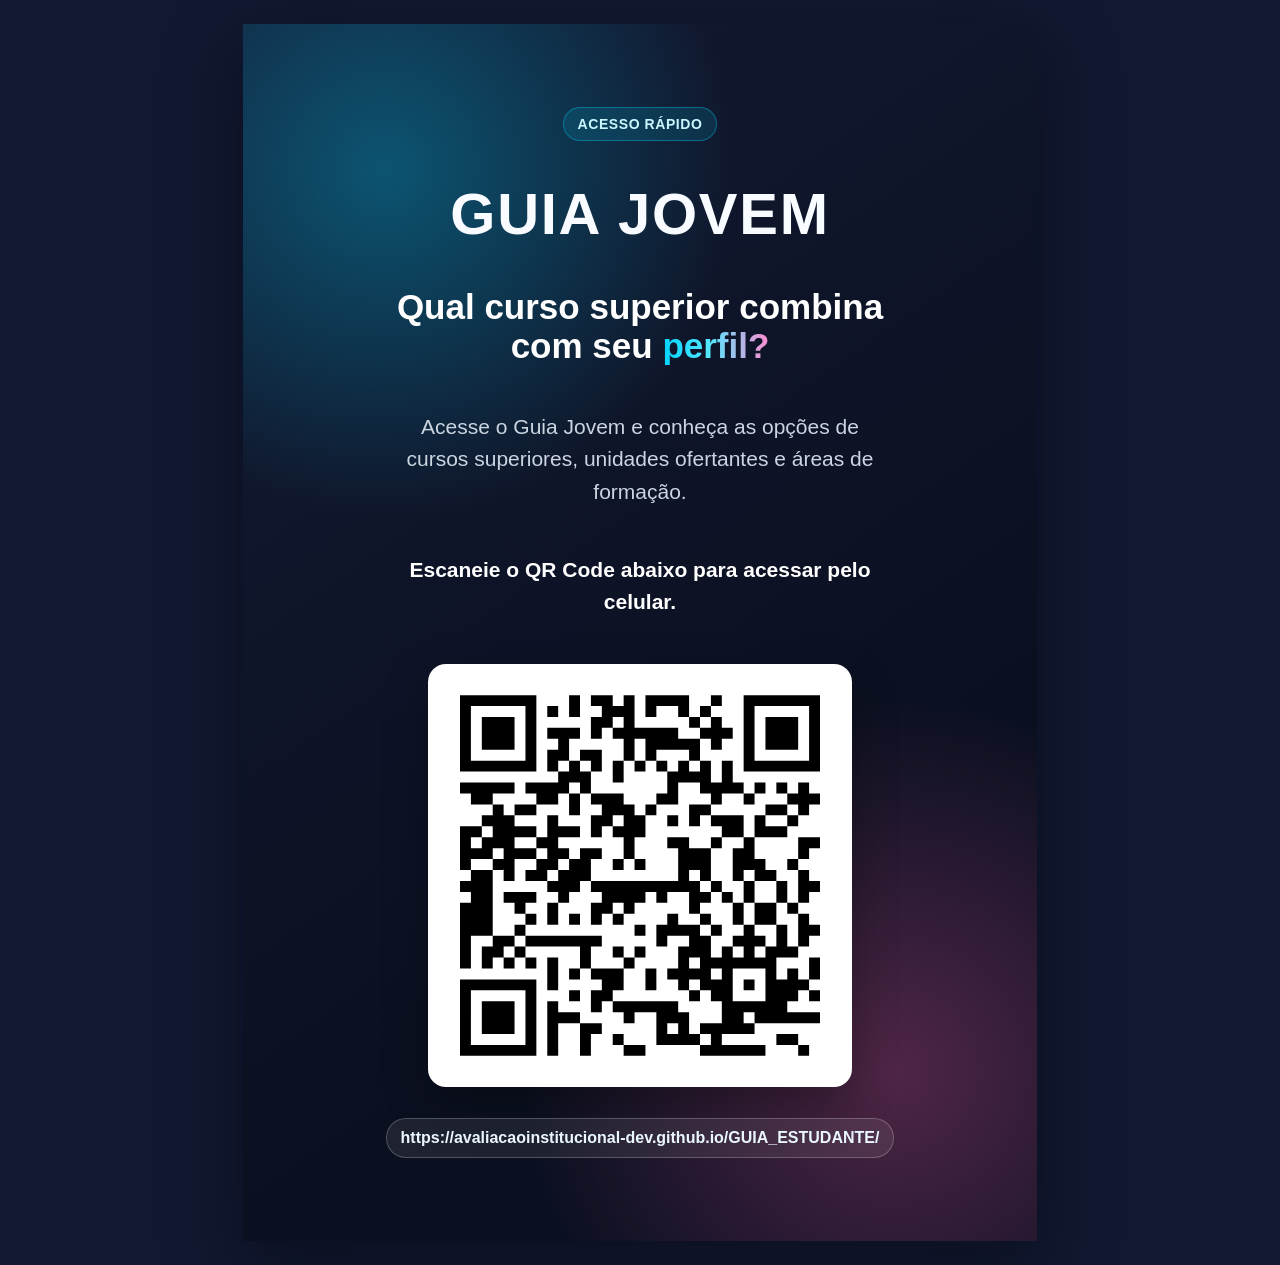
<file: divulgacao/qr-code-guia-jovem.html>
<!DOCTYPE html>
<html lang="pt-BR">
<head>
<meta charset="UTF-8" />
<meta name="viewport" content="width=device-width, initial-scale=1.0" />
<title>Divulgação - Guia Jovem</title>
<style>
  :root {
    --bg: #0b1020;
    --bg2: #131a33;
    --text: #f8fbff;
    --muted: #cbd5e1;
    --brand: #6c5ce7;
    --brand2: #00d4ff;
    --pink: #ff5ea8;
    --line: rgba(255, 255, 255, .18);
  }

  * { box-sizing: border-box; }

  html, body {
    margin: 0;
    min-height: 100%;
    font-family: Inter, Arial, Helvetica, sans-serif;
    color: var(--text);
    background: #111831;
  }

  body {
    display: grid;
    place-items: center;
    padding: 24px;
  }

  .page {
    width: 210mm;
    min-height: 297mm;
    display: grid;
    place-items: center;
    padding: 22mm 18mm;
    overflow: hidden;
    background:
      radial-gradient(circle at 18% 12%, rgba(0, 212, 255, .32), transparent 28%),
      radial-gradient(circle at 82% 86%, rgba(255, 94, 168, .28), transparent 30%),
      linear-gradient(145deg, var(--bg2), var(--bg) 68%);
    box-shadow: 0 24px 70px rgba(0, 0, 0, .38);
  }

  .content {
    width: min(100%, 154mm);
    text-align: center;
    display: grid;
    justify-items: center;
    gap: 12mm;
  }

  .badge {
    display: inline-flex;
    align-items: center;
    gap: 8px;
    padding: 8px 14px;
    border: 1px solid rgba(0, 212, 255, .35);
    border-radius: 999px;
    color: #c9f6ff;
    background: rgba(0, 212, 255, .12);
    font-size: 14px;
    font-weight: 800;
    letter-spacing: .04em;
    text-transform: uppercase;
  }

  h1 {
    margin: 0;
    font-size: 58px;
    line-height: .95;
    font-weight: 900;
    letter-spacing: .03em;
  }

  h2 {
    max-width: 134mm;
    margin: 0;
    font-size: 35px;
    line-height: 1.12;
    font-weight: 900;
    color: #ffffff;
  }

  .gradient {
    background: linear-gradient(90deg, var(--brand2), #56e7ff 45%, #ff8bd0);
    -webkit-background-clip: text;
    background-clip: text;
    color: transparent;
  }

  p {
    max-width: 132mm;
    margin: 0;
    color: var(--muted);
    font-size: 21px;
    line-height: 1.55;
  }

  .call {
    color: #ffffff;
    font-weight: 800;
  }

  .qr-wrap {
    display: grid;
    justify-items: center;
    gap: 8mm;
    width: 100%;
  }

  .qr {
    width: 112mm;
    height: 112mm;
    padding: 8mm;
    border-radius: 18px;
    background: #ffffff;
    border: 1px solid var(--line);
    box-shadow: 0 18px 46px rgba(0, 0, 0, .28);
  }

  .link {
    max-width: 100%;
    padding: 10px 14px;
    border-radius: 999px;
    border: 1px solid rgba(255, 255, 255, .22);
    background: rgba(255, 255, 255, .08);
    color: #eaf7ff;
    font-size: 16px;
    font-weight: 800;
    overflow-wrap: anywhere;
  }

  @page {
    size: A4;
    margin: 0;
  }

  @media print {
    html, body {
      width: 210mm;
      height: 297mm;
      padding: 0;
      background: #ffffff;
      -webkit-print-color-adjust: exact;
      print-color-adjust: exact;
    }

    .page {
      width: 210mm;
      min-height: 297mm;
      box-shadow: none;
    }
  }

  @media (max-width: 820px) {
    body { padding: 0; }

    .page {
      width: 100%;
      min-height: 100vh;
      padding: 40px 20px;
    }

    .content { gap: 28px; }

    h1 { font-size: 44px; }
    h2 { font-size: 28px; }
    p { font-size: 18px; }

    .qr {
      width: min(78vw, 360px);
      height: min(78vw, 360px);
      padding: 20px;
    }
  }
</style>
</head>
<body>
  <main class="page">
    <section class="content" aria-label="Divulgação do Guia Jovem">
      <span class="badge">Acesso rápido</span>
      <h1>GUIA JOVEM</h1>
      <h2>Qual curso superior combina com seu <span class="gradient">perfil?</span></h2>
      <p>Acesse o Guia Jovem e conheça as opções de cursos superiores, unidades ofertantes e áreas de formação.</p>
      <p class="call">Escaneie o QR Code abaixo para acessar pelo celular.</p>

      <div class="qr-wrap">
        <img class="qr" src="qr-guia-jovem.svg" alt="QR Code para acessar o Guia Jovem" />
        <div class="link">https://avaliacaoinstitucional-dev.github.io/GUIA_ESTUDANTE/</div>
      </div>
    </section>
  </main>
</body>
</html>
</file>
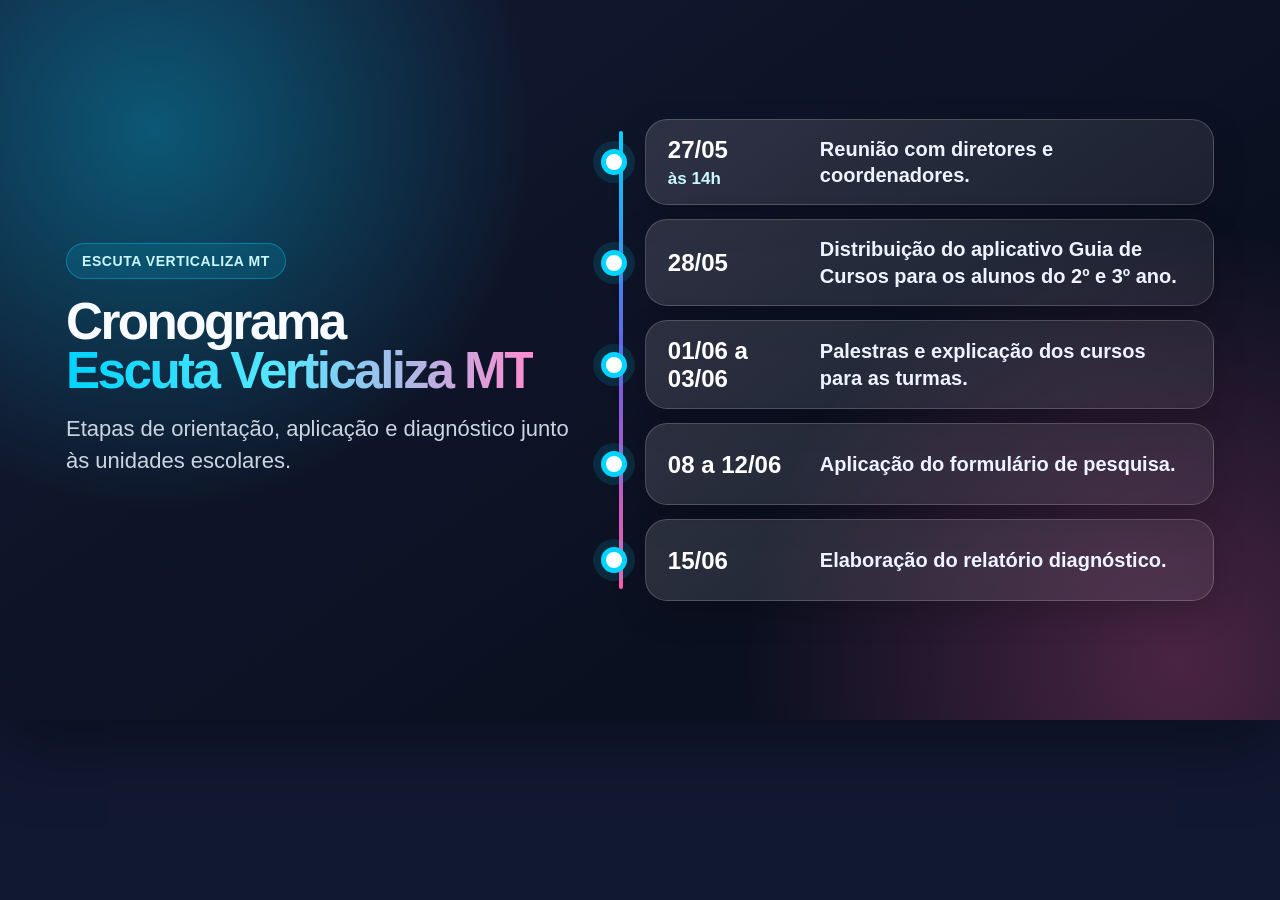
<file: divulgacao/slide-cronograma-escuta-verticaliza.html>
<!DOCTYPE html>
<html lang="pt-BR">
<head>
<meta charset="UTF-8" />
<meta name="viewport" content="width=device-width, initial-scale=1.0" />
<title>Slide - Cronograma da Escuta Verticaliza MT</title>
<style>
  :root {
    --bg: #0b1020;
    --bg2: #131a33;
    --text: #f8fbff;
    --muted: #cbd5e1;
    --brand: #6c5ce7;
    --brand2: #00d4ff;
    --pink: #ff5ea8;
    --line: rgba(255, 255, 255, .18);
  }

  * { box-sizing: border-box; }

  html, body {
    margin: 0;
    min-height: 100%;
    font-family: Inter, Arial, Helvetica, sans-serif;
    color: var(--text);
    background: #111831;
  }

  body {
    display: grid;
    place-items: center;
    padding: 0;
  }

  .slide {
    width: min(1280px, 100vw);
    aspect-ratio: 16 / 9;
    display: grid;
    grid-template-columns: 1fr 1.18fr;
    gap: 30px;
    align-items: center;
    padding: 54px 66px;
    overflow: hidden;
    background:
      radial-gradient(circle at 12% 18%, rgba(0, 212, 255, .34), transparent 30%),
      radial-gradient(circle at 92% 92%, rgba(255, 94, 168, .26), transparent 32%),
      linear-gradient(145deg, var(--bg2), var(--bg) 70%);
    box-shadow: 0 24px 70px rgba(0, 0, 0, .38);
  }

  .intro {
    display: grid;
    gap: 18px;
    align-content: center;
  }

  .badge {
    width: max-content;
    display: inline-flex;
    align-items: center;
    padding: 9px 15px;
    border: 1px solid rgba(0, 212, 255, .35);
    border-radius: 999px;
    color: #c9f6ff;
    background: rgba(0, 212, 255, .12);
    font-size: 14px;
    font-weight: 800;
    letter-spacing: .04em;
    text-transform: uppercase;
  }

  h1 {
    margin: 0;
    font-size: clamp(38px, 4vw, 52px);
    line-height: .96;
    font-weight: 900;
    letter-spacing: -.05em;
  }

  h1 span {
    white-space: nowrap;
  }

  .gradient {
    background: linear-gradient(90deg, var(--brand2), #56e7ff 45%, #ff8bd0);
    -webkit-background-clip: text;
    background-clip: text;
    color: transparent;
  }

  .support {
    max-width: 520px;
    margin: 0;
    color: var(--muted);
    font-size: 22px;
    line-height: 1.45;
  }

  .timeline {
    position: relative;
    display: grid;
    gap: 14px;
    padding-left: 36px;
  }

  .timeline::before {
    content: "";
    position: absolute;
    top: 12px;
    bottom: 12px;
    left: 10px;
    width: 4px;
    border-radius: 999px;
    background: linear-gradient(180deg, var(--brand2), var(--brand), var(--pink));
  }

  .item {
    position: relative;
    display: grid;
    grid-template-columns: 136px 1fr;
    gap: 16px;
    align-items: center;
    min-height: 82px;
    padding: 16px 22px;
    border: 1px solid var(--line);
    border-radius: 22px;
    background: linear-gradient(145deg, rgba(255,255,255,.13), rgba(255,255,255,.07));
    box-shadow: 0 12px 34px rgba(0, 0, 0, .18);
  }

  .item::before {
    content: "";
    position: absolute;
    left: -45px;
    top: 50%;
    width: 16px;
    height: 16px;
    border-radius: 50%;
    background: #ffffff;
    border: 5px solid var(--brand2);
    transform: translateY(-50%);
    box-shadow: 0 0 0 8px rgba(0, 212, 255, .12);
  }

  .date {
    color: #ffffff;
    font-size: 24px;
    font-weight: 900;
    line-height: 1.15;
  }

  .date span {
    display: block;
    color: #c9f6ff;
    font-size: 17px;
    font-weight: 800;
    margin-top: 5px;
  }

  .text {
    margin: 0;
    color: #eef4ff;
    font-size: 20px;
    line-height: 1.32;
    font-weight: 800;
  }

  @page {
    size: 16in 9in;
    margin: 0;
  }

  @media print {
    html, body {
      width: 16in;
      height: 9in;
      padding: 0;
      background: #ffffff;
      -webkit-print-color-adjust: exact;
      print-color-adjust: exact;
    }

    .slide {
      width: 16in;
      height: 9in;
      box-shadow: none;
    }
  }

  @media (max-width: 900px) {
    body { padding: 0; }

    .slide {
      width: 100%;
      min-height: 100vh;
      aspect-ratio: auto;
      grid-template-columns: 1fr;
      gap: 30px;
      padding: 36px 24px;
    }

    .timeline {
      padding-left: 28px;
    }

    .timeline::before {
      left: 8px;
    }

    .item {
      grid-template-columns: 1fr;
      gap: 8px;
    }

    .item::before {
      left: -32px;
    }
  }
</style>
</head>
<body>
  <main class="slide">
    <section class="intro">
      <span class="badge">Escuta Verticaliza MT</span>
      <h1>Cronograma<br><span class="gradient">Escuta Verticaliza MT</span></h1>
      <p class="support">Etapas de orientação, aplicação e diagnóstico junto às unidades escolares.</p>
    </section>

    <section class="timeline" aria-label="Cronograma">
      <article class="item">
        <div class="date">27/05<span>às 14h</span></div>
        <p class="text">Reunião com diretores e coordenadores.</p>
      </article>

      <article class="item">
        <div class="date">28/05</div>
        <p class="text">Distribuição do aplicativo Guia de Cursos para os alunos do 2º e 3º ano.</p>
      </article>

      <article class="item">
        <div class="date">01/06 a 03/06</div>
        <p class="text">Palestras e explicação dos cursos para as turmas.</p>
      </article>

      <article class="item">
        <div class="date">08 a 12/06</div>
        <p class="text">Aplicação do formulário de pesquisa.</p>
      </article>

      <article class="item">
        <div class="date">15/06</div>
        <p class="text">Elaboração do relatório diagnóstico.</p>
      </article>
    </section>
  </main>
</body>
</html>
</file>
